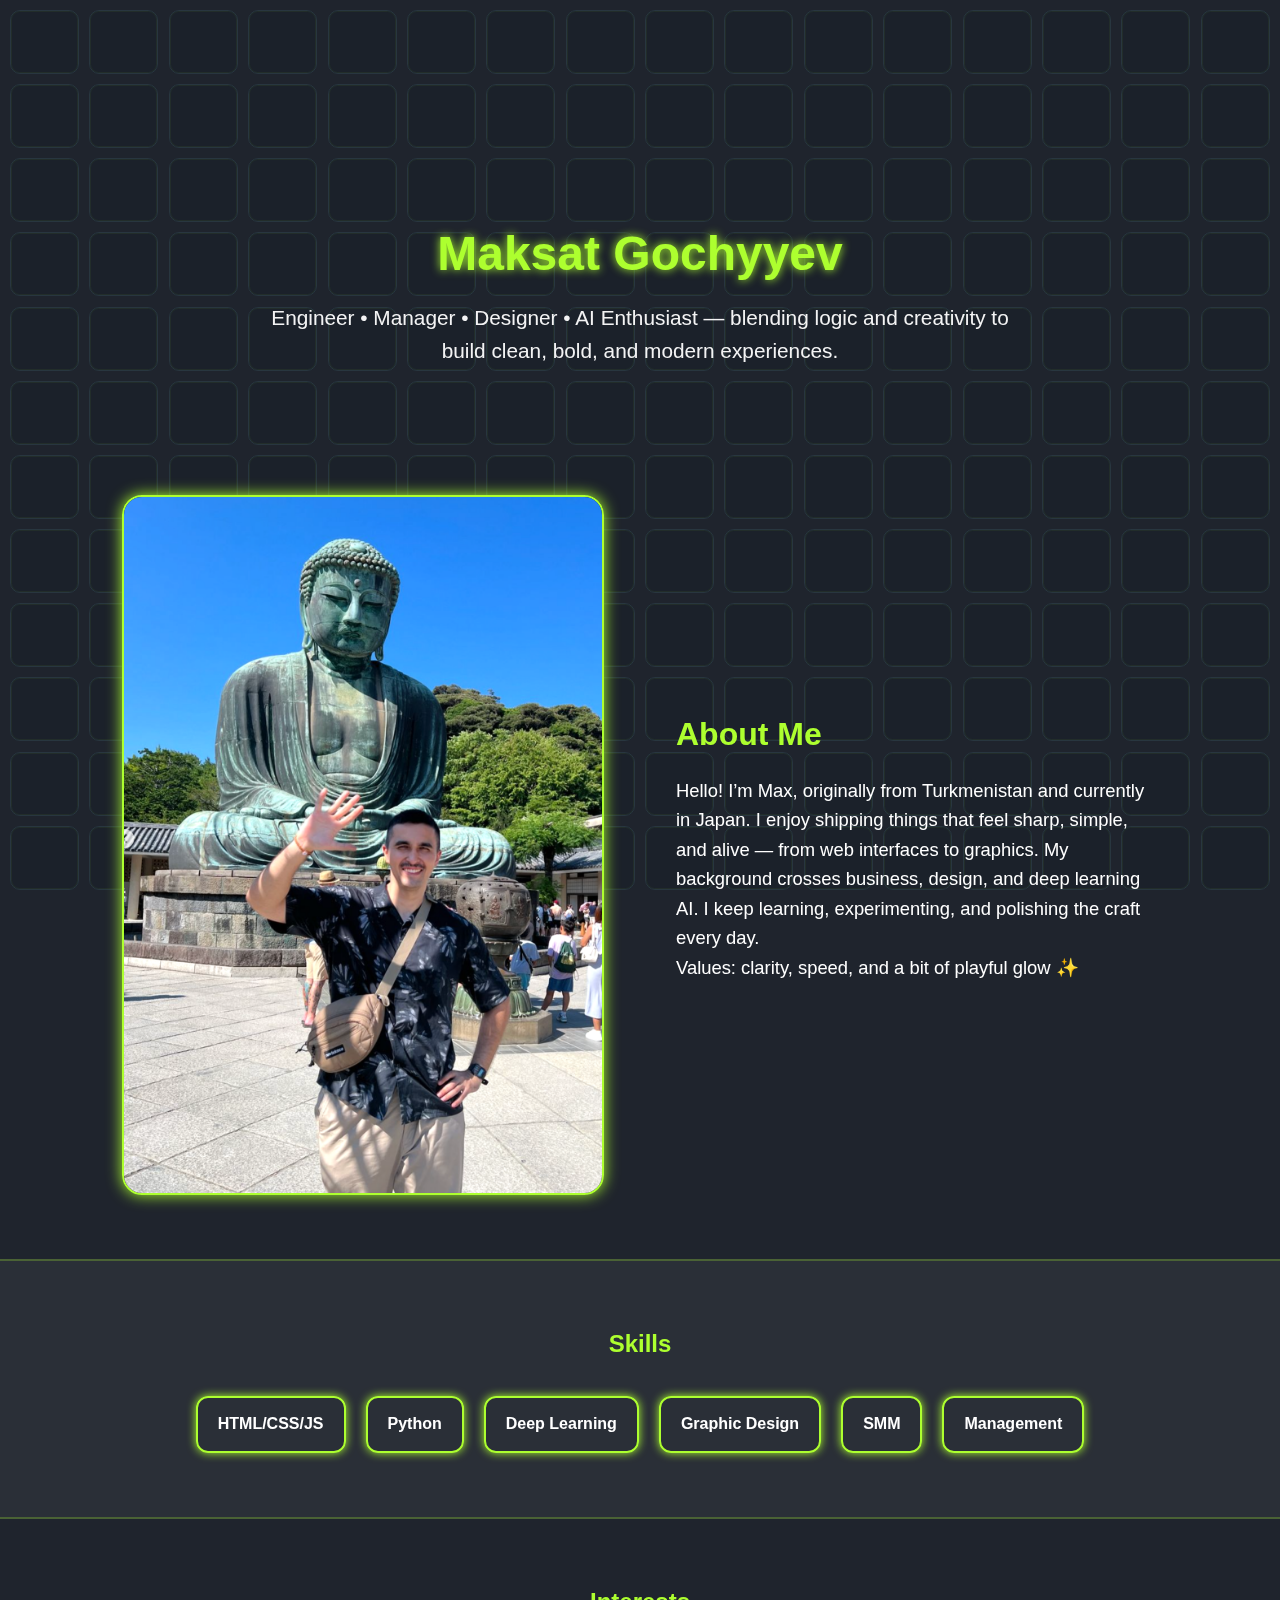
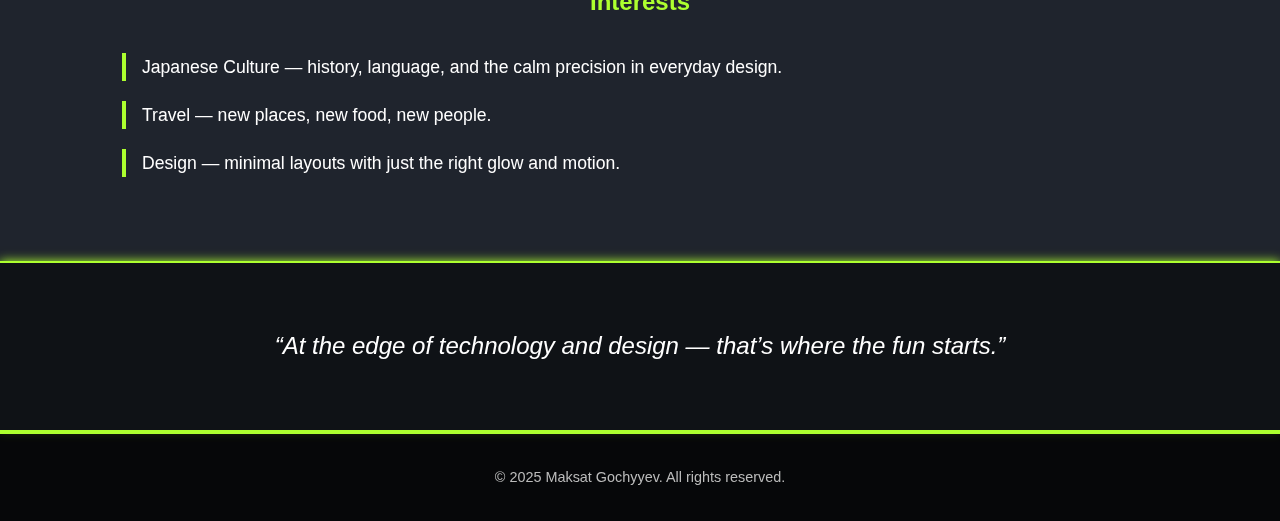
<file: about.html>
<!DOCTYPE html>
<html lang="en">
<head>
<meta charset="UTF-8" />
<meta name="viewport" content="width=device-width, initial-scale=1.0"/>
<title>About Me</title>

<link href="https://fonts.googleapis.com/css2?family=Poppins:wght@400;700&display=swap" rel="stylesheet">
<link href="./style.css" rel="stylesheet">

<style>
:root {
    --bg: #1f242d;
    --accent: greenyellow;
    --nav-glow: greenyellow; /* navbar glow default */
    --tile-base: #1b222b;
    --tile-mid: #22313a;
    --tile-border: #2a3942;
    --gap: 10px;
    --tile-anim: 2.8s;
    --delay-step: 90ms;
    --tile-radius: 10px;
}



/* Base */
* { box-sizing: border-box; }
body { margin: 0; font-family: 'Poppins', sans-serif; color: #fff; background: var(--bg); line-height: 1.6; overflow-x: hidden; }

/* NAV */
nav {
  background: var(--bg);
  position: fixed;
  top: 0;
  left: 0;
  width: 100%;
  padding: 25px 9%;
  display: flex;
  justify-content: space-between;
  align-items: center;
  z-index: 100;
  visibility: hidden;
  opacity: 0;
  animation: show-content 0.5s linear forwards;
  animation-delay: 0.1s;
}

.navbar .logo { font-size: 30px; font-weight: 700; }
.navbar ul { display: flex; margin:0; padding:0; }
.navbar ul li { list-style: none; margin-left: 35px; }
.navbar ul li a { color: white; font-size: 20px; font-weight: 500; text-decoration: none; transition: color 0.25s; }
.navbar ul li:hover a, .navbar ul li.active a { color: var(--accent); }

/* Language Switch */
.lang-switch span { cursor: pointer; font-weight: 700; transition: color 0.25s, text-shadow 0.25s; }
.lang-switch .active { color: var(--accent); text-shadow: 0 0 10px var(--accent), 0 0 20px var(--accent); }

/* Add top padding for fixed navbar */
main { padding-top: 120px; position: relative; z-index: 1; }

/* Sections layering above background */
section, footer { position: relative; z-index: 1; }

/* HERO */
.hero { text-align: center; padding: 6rem 1rem 4rem; }
.hero h1 { font-size: 3rem; color: var(--accent); text-shadow: 0 0 10px var(--accent); margin:0 0 .5rem 0; }
.hero p { font-size:1.3rem; max-width:760px; margin:0 auto; opacity:0.95; }

/* ABOUT */
.about { max-width:1100px; margin:0 auto; padding:4rem 2rem; display:flex; align-items:center; gap:2rem; flex-wrap:wrap; }
.about img { flex:1 1 340px; max-width:100%; border-radius:20px; border:2px solid var(--accent); box-shadow:0 0 15px var(--accent); }
.about-text { flex:1 1 340px; }
.about-text h2 { color:var(--accent); font-size:2rem; margin:0 0 1rem 0; }
.about-text p { font-size:1.15rem; }

/* SKILLS */
.skills { padding:4rem 2rem; background: rgba(255,255,255,0.05); border-top:2px solid rgba(173,255,47,0.25); border-bottom:2px solid rgba(173,255,47,0.25); }
.skills h2 { text-align:center; color:var(--accent); margin:0 0 2rem 0; }
.skill-list { display:flex; justify-content:center; flex-wrap:wrap; gap:1rem 1.25rem; max-width:1100px; margin:0 auto; }
.skill { padding:0.85rem 1.25rem; border:2px solid var(--accent); border-radius:12px; box-shadow:0 0 10px var(--accent); background:transparent; font-weight:700; font-size:1rem; white-space:nowrap; }

/* INTERESTS */
.interests { max-width:1100px; margin:0 auto; padding:4rem 2rem; }
.interests h2 { text-align:center; color:var(--accent); margin:0 0 2rem 0; }
.interest-item { margin-bottom:1.25rem; border-left:4px solid var(--accent); padding-left:1rem; font-size:1.1rem; }

/* QUOTE */
.quote { padding:4rem 2rem; text-align:center; font-size:1.5rem; font-style:italic; background: rgba(0,0,0,0.5); border-top:2px solid var(--accent); border-bottom:2px solid var(--accent); box-shadow:0 0 10px var(--accent); }

/* FOOTER */
footer { text-align:center; padding:2rem; background:rgba(0,0,0,0.8); font-size:0.9rem; border-top:2px solid var(--accent); color:#bbb; }

/* ANIMATED SQUARES BACKGROUND */
.squares-bg { position: fixed; inset:0; z-index:0; pointer-events:none; display:grid; grid-template-columns:repeat(var(--cols,16),1fr); grid-template-rows:repeat(var(--rows,10),1fr); gap:var(--gap); padding:var(--gap); opacity:0.9; }
.sq { border-radius:var(--tile-radius); background:var(--tile-base); border:1px solid var(--tile-border); box-shadow: inset 0 0 0 1px rgba(173,255,47,0.06); transform: scale(1); animation: wavePulse var(--tile-anim) ease-in-out infinite; animation-delay: var(--d,0ms); will-change: transform, box-shadow, background-color; }
@keyframes wavePulse { 0%,100% { transform: scale(1); background:var(--tile-base); box-shadow:inset 0 0 0 1px rgba(173,255,47,0.06); } 50% { transform: scale(1.12); background:var(--tile-mid); box-shadow:0 0 12px rgba(204, 238, 154, 0.22), inset 0 0 0 1px rgba(173,255,47,0.25); } }

@media(max-width:720px){ .hero h1{font-size:2.4rem;} .hero p,.about-text p{font-size:1.05rem;} }
</style>
</head>
<body>

<div id="bg-grid" class="squares-bg" aria-hidden="true"></div>

<nav class="navbar glowing-border">
    <a href="#" class="logo"></a>
    <ul>
        <li><a href="./index.html" data-en="Home" data-jp="ホーム">Home</a></li>
        <li class="active"><a href="./about.html">About</a></li>
        <li><a href="./projects.html" data-en="Projects">Projects</a></li>
        <li><a href="#" data-en="Service" >Service</a></li>
        <li><a href="./contact.html" target="_blank" data-en="Contact">Contact</a></li>
    </ul>
    <div class="lang-switch" id="lang-switch">
        <span id="en-btn" class="active">EN</span> | 
        <span id="jp-btn">JP</span>
    </div>
</nav>

<main>
  <section class="hero">
    <h1 data-en="Maksat Gochyyev" data-jp="マクサット・ゴチエフ">Maksat Gochyyev</h1>
    <p data-en="Engineer • Manager • Designer • AI Enthusiast — blending logic and creativity to build clean, bold, and modern experiences."
       data-jp="エンジニア・マネージャー・デザイナー・AI愛好家 — 論理と創造性を融合して、洗練されたモダンな体験を構築します。">
       Engineer • Manager • Designer • AI Enthusiast — blending logic and creativity to build clean, bold, and modern experiences.
    </p>
  </section>

  <section class="about">
    <img src="./images/yokohama.png"  style=" height: 700px;  " alt="Your photo">
    <div class="about-text" style="margin-left: 40px;">
      <h2 data-en="About Me" data-jp="私について">About Me</h2>
      <p data-en="Hello! I’m Max, originally from Turkmenistan and currently in Japan. I enjoy shipping things that feel sharp, simple, and alive — from web interfaces to graphics. My background crosses business, design, and deep learning AI. I keep learning, experimenting, and polishing the craft every day."
         data-jp="こんにちは！私はマックスです。元々トルクメニスタン出身で、現在は日本にいます。ウェブインターフェースからグラフィックまで、鋭く、シンプルで生き生きとしたものを作るのが好きです。私のバックグラウンドはビジネス、デザイン、深層学習AIに跨ります。毎日学び、実験し、技術を磨いています。">
        Hello! I’m Max, originally from Turkmenistan and currently in Japan. I enjoy shipping things that feel sharp, simple, and alive — from web interfaces to graphics. My background crosses business, design, and deep learning AI. I keep learning, experimenting, and polishing the craft every day.
      </p>
      <p data-en="Values: clarity, speed, and a bit of playful glow ✨" data-jp="価値観：明快さ、スピード、そして少しの遊び心 ✨">
        Values: clarity, speed, and a bit of playful glow ✨
      </p>
    </div>
  </section>

  <section class="skills">
    <h2 data-en="Skills" data-jp="スキル">Skills</h2>
    <div class="skill-list">
      <div class="skill">HTML/CSS/JS</div>
      <div class="skill">Python</div>
      <div class="skill">Deep Learning</div>
      <div class="skill">Graphic Design</div>
      <div class="skill">SMM</div>
      <div class="skill">Management</div>
    </div>
  </section>

  <section class="interests">
    <h2 data-en="Interests" data-jp="興味">Interests</h2>
    <div class="interest-item" data-en="Japanese Culture — history, language, and the calm precision in everyday design." data-jp="日本文化 — 歴史、言語、日常のデザインの静かな精密さ。">
      Japanese Culture — history, language, and the calm precision in everyday design.
    </div>
    <div class="interest-item" data-en="Travel — new places, new food, new people." data-jp="旅行 — 新しい場所、新しい食べ物、新しい人々。">
      Travel — new places, new food, new people.
    </div>
    <div class="interest-item" data-en="Design — minimal layouts with just the right glow and motion." data-jp="デザイン — 適度な光と動きのあるミニマルレイアウト。">
      Design — minimal layouts with just the right glow and motion.
    </div>
  </section>

  <section class="quote" data-en="“At the edge of technology and design — that’s where the fun starts.”" data-jp="“テクノロジーとデザインの境界で — そこから楽しさが始まる。”">
    “At the edge of technology and design — that’s where the fun starts.”
  </section>
</main>

<footer>
  &copy; 2025 Maksat Gochyyev. All rights reserved.
</footer>

<script>
// Squares background
(function() {
  const grid = document.getElementById('bg-grid');
  const TILE = 70;
  const build = () => {
    const w = window.innerWidth;
    const h = window.innerHeight;
    const cols = Math.ceil(w / (TILE + 10));
    const rows = Math.ceil(h / (TILE + 10));
    grid.style.setProperty('--cols', cols);
    grid.style.setProperty('--rows', rows);
    grid.innerHTML = '';
    for(let y=0;y<rows;y++){
      for(let x=0;x<cols;x++){
        const d = x+y;
        const el=document.createElement('div');
        el.className='sq';
        el.style.setProperty('--d',`calc(${d}*var(--delay-step))`);
        grid.appendChild(el);
      }
    }
  };
  window.addEventListener('resize', build);
  build();
})();

// Language switch
document.addEventListener('DOMContentLoaded', () => {
  const enBtn = document.getElementById('en-btn');
  const jpBtn = document.getElementById('jp-btn');
  const langSwitch = document.getElementById('lang-switch');

  function switchLanguage(lang) {
    document.querySelectorAll('main [data-en]').forEach(el => {
      el.textContent = lang === 'jp' ? el.dataset.jp : el.dataset.en;
    });
  }

  function applySavedLanguage() {
    const lang = localStorage.getItem('site-lang') || 'en';
    if(lang === 'en') {
      enBtn.classList.add('active'); enBtn.classList.remove('jp-active');
      jpBtn.classList.remove('active','jp-active');
      langSwitch.classList.remove('jp-active');
      document.documentElement.style.setProperty('--accent', 'greenyellow');
      document.documentElement.style.setProperty('--nav-glow', 'greenyellow');
    } else {
      jpBtn.classList.add('active','jp-active'); jpBtn.classList.remove('en-active');
      enBtn.classList.remove('active','jp-active');
      langSwitch.classList.add('jp-active');
      document.documentElement.style.setProperty('--accent', '#ff69b4');
      document.documentElement.style.setProperty('--nav-glow', 'ff69b4');
    }
    switchLanguage(lang);
  }

  enBtn.addEventListener('click', () => { localStorage.setItem('site-lang','en'); applySavedLanguage(); });
  jpBtn.addEventListener('click', () => { localStorage.setItem('site-lang','jp'); applySavedLanguage(); });

  applySavedLanguage();
});
</script>

</body>
</html>
</file>
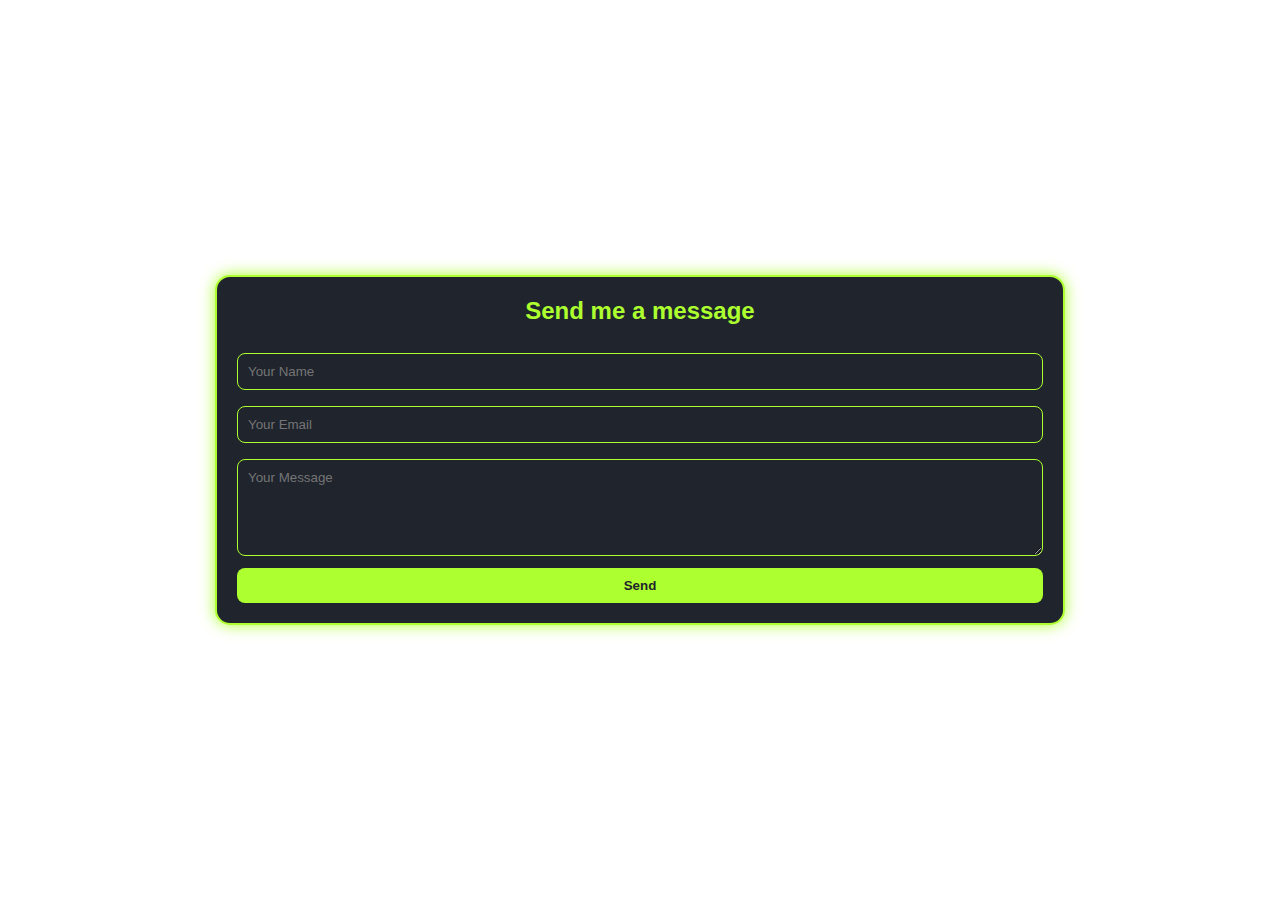
<file: contact.html>
<!DOCTYPE html>
<html lang="en">
<head>
    <meta charset="UTF-8">
    <meta name="viewport" content="width=device-width, initial-scale=1.0">
    <title>Contact Me</title>
    <link href='https://unpkg.com/boxicons@2.1.4/css/boxicons.min.css' rel='stylesheet'>
    <link href="./style.css" rel="stylesheet">
    <style>
        .contact-container {
            height: 100vh;
            display: flex;
            justify-content: center;
            align-items: center;
            color: white;
        }
        form {
            background: #1f242d;
            border: 2px solid greenyellow;
            padding: 20px;
            border-radius: 15px;
            box-shadow: 0 0 15px greenyellow;
            
            width: 850px; /* nice and wide */
            max-width: 90%; 
        }
        form h2 {
            text-align: center;
            margin-bottom: 20px;
            color: greenyellow;
        }
    input, textarea {
        width: 100%;
        padding: 10px;
        margin: 8px 0;
        border: 1px solid greenyellow;
        border-radius: 8px;
        background: transparent;
         color: white;
        }

        
     button {
        width: 100%;
        padding: 10px;
        background: greenyellow;
        color: #1f242d;
        border: none;
        border-radius: 8px;
        cursor: pointer;
         font-weight: bold;
    }
    button:hover {
    background: transparent;
    color: greenyellow;
    border: 2px solid greenyellow;
    }
    /* Vertical bars */
.bars-animation-vertical {
    position: absolute;
    width: 100%;
    height: 100%;
    display: flex;
    z-index: -2;
}

/* Vertical loop */
.bars-animation-vertical .bar {
    width: 100%;
    height: 100%;
    background: #1f242d;
    transform: translateY(-100%);
    animation: show-bars-vertical 5s ease-in-out;
    animation-delay: calc(0.5s * var(--i));
}

@keyframes show-bars-vertical {
    0% { transform: translateY(-100%); }
    
    50% { transform: translateY(0%); }

    100% { transform: translateY(-100%); }
}

/* Horizontal loop */
.bars-animation-horizontal {
    position: absolute;
    width: 100%;
    height: 100%;
    display: flex;
    flex-direction: column;
    z-index: -1;
}

.bars-animation-horizontal .bar {
    width: 100%;
    height: 100%;
    background: #2d733b;
    transform: translateX(-100%);
    animation: show-bars-horizontal 5s ease-in-out infinite;
    animation-delay: calc(0.5s * var(--i) + 1.5s); /* offset start */
}

@keyframes show-bars-horizontal {
    0% { transform: translateX(-100%); }
    50% { transform: translateX(0%); }
    100% { transform: translateX(-100%); }
}



    </style>
</head>
<body>
    
<div class="bars-animation">
        <div class="bar" style="--i:6;"></div>
        <div class="bar" style="--i:5;"></div>
        <div class="bar" style="--i:4;"></div>
        <div class="bar" style="--i:3;"></div>
        <div class="bar" style="--i:2;"></div>
        <div class="bar" style="--i:1;"></div>
</div>

<div class="bars-animation-horizontal">
    <div class="bar" style="--i:6;"></div>
    <div class="bar" style="--i:5;"></div>
    <div class="bar" style="--i:4;"></div>
    <div class="bar" style="--i:3;"></div>
    <div class="bar" style="--i:2;"></div>
    <div class="bar" style="--i:1;"></div>
</div>




    <div class="contact-container">
    <form id="contact-form" action="https://formspree.io/f/mpwlnoej" method="POST">
        <h2>Send me a message</h2>
        <input type="text" name="name" placeholder="Your Name" required>
        <input type="email" name="email" placeholder="Your Email" required>
        <textarea name="message" rows="5" placeholder="Your Message" required></textarea>
        <button type="submit">Send</button>
    </form>

<div id="form-status"></div>



    </div>
    <script>
const form = document.getElementById('contact-form');
const status = document.getElementById('form-status');

form.addEventListener('submit', function (e) {
    e.preventDefault(); // prevent page reload
    const formData = new FormData(form);

    fetch(form.action, {
        method: form.method,
        body: formData,
        headers: { 'Accept': 'application/json' }
    }).then(response => {
        if (response.ok) {
            // Hide the form
            form.style.display = 'none';
            // Show success message
            status.innerHTML = "<h1 style='color: white; text-align:center;'>Message sent successfully. Thank you!</h1>";
        } else {
            response.json().then(data => {
                status.innerHTML = "<p style='color:red;'>Oops! There was a problem.</p>";
            });
        }
    }).catch(error => {
        status.innerHTML = "<p style='color:red;'>Oops! There was a problem.</p>";
    });
});
</script>


</body>
</html>
</file>
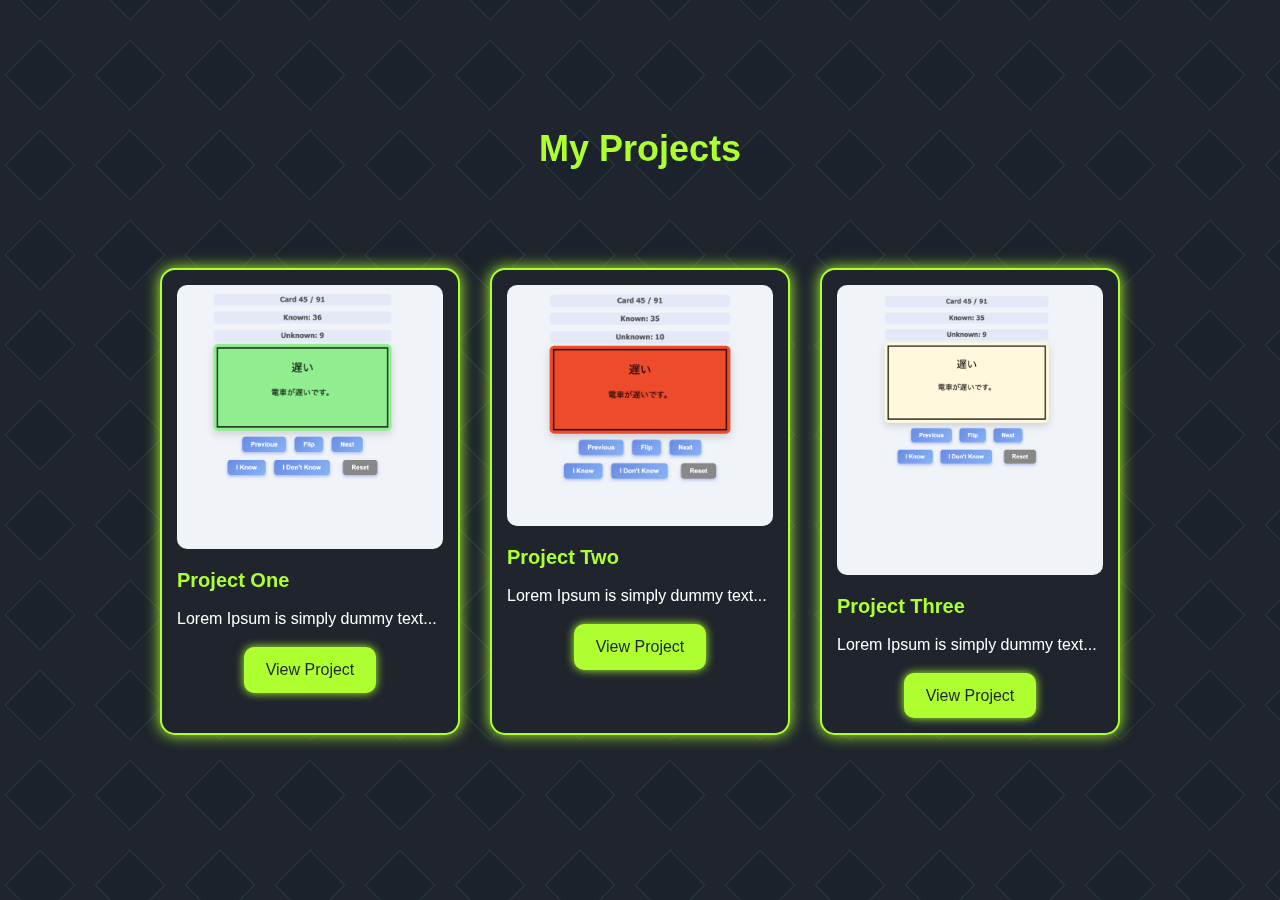
<file: projects.html>
<!DOCTYPE html>
<html lang="en">
<head>
<meta charset="UTF-8">
<meta name="viewport" content="width=device-width, initial-scale=1.0">
<title>Projects - Max Goch</title>
<link href='https://unpkg.com/boxicons@2.1.4/css/boxicons.min.css' rel='stylesheet'>

<link href="./style.css" rel="stylesheet" id="theme-link">

<style>
:root {
    --bg: #1f242d;
    --accent: greenyellow;
    --tile-base: #1b222b;
    --tile-mid: #22313a;
    --tile-border: #2a3942;
    --gap: 10px;
    --tile-anim: 2.8s;
    --delay-step: 90ms;
    --tile-radius: 10px;
    --tile-size: 80px;
}

@keyframes borderGlow {
  0%, 100% { border-color: var(--nav-glow); }
  50%      { border-color: var(--nav-glow); }
}
.glowing-border {
  border-bottom: 2px solid var(--accent);
  box-shadow: 0 0 12px var(--accent);
  transition: border-color 0.4s, box-shadow 0.4s;
}
/* Base */
* { box-sizing: border-box; }
body {
    margin: 0;
    font-family: 'Poppins', sans-serif;
    color: #fff;
    background: var(--bg);
    line-height: 1.6;
    overflow-x: hidden;
}
/* NAV */
nav {
  background: var(--bg);
  position: fixed;
  top: 0;
  left: 0;
  width: 100%;
  padding: 25px 9%;
  display: flex;
  justify-content: space-between;
  align-items: center;
  z-index: 100;
  visibility: hidden;
  opacity: 0;
  animation: show-content 0.5s linear forwards;
  animation-delay: 0.1s;
}

.navbar .logo { font-size: 30px; font-weight: 700; }
.navbar ul { display: flex; margin:0; padding:0; }
.navbar ul li { list-style: none; margin-left: 35px; }
.navbar ul li a { color: white; font-size: 20px; font-weight: 500; text-decoration: none; transition: color 0.25s; }
.navbar ul li:hover a, .navbar ul li.active a { color: var(--accent); }

/* Language Switch */
.lang-switch span { cursor: pointer; font-weight: 700; transition: color 0.25s, text-shadow 0.25s; }
.lang-switch .active { color: var(--accent); text-shadow: 0 0 10px var(--accent), 0 0 20px var(--accent); }


/* Portfolio Section */
.portfolio {
    padding: 120px 9% 80px;
    text-align: center;
}
.portfolio h2 {
    font-size: 36px;
    margin-bottom: 50px;
    color: var(--accent);
}
.portfolio-grid {
    display: flex;
    gap: 30px;
    justify-content: center;
    flex-wrap: wrap;
}
.portfolio-item {
    display: flex;
    flex-direction: column;
    justify-content: space-between;
    background: var(--bg);
    border: 2px solid var(--accent);
    border-radius: 15px;
    box-shadow: 0 0 15px var(--accent);
    width: 300px;
    padding: 15px;
    text-align: left;
    transition: transform 0.1s;
    margin: 40px 0;
}
.portfolio-item:hover { transform: translateY(-5px); }
.portfolio-item img { width: 100%; border-radius: 10px; margin-bottom: 15px; }
.portfolio-text { flex-grow:1; }
.portfolio-text h3 { font-size: 20px; margin-bottom: 10px; color: var(--accent); }
.portfolio-text p { font-size: 16px; margin-bottom: 15px; }
.portfolio-text .btn-wrapper { text-align: center; margin-top: 10px; }
.portfolio-text .btn {
    display: inline-block;
    padding: 8px 20px;
    background: var(--accent);
    border: 2px solid var(--accent);
    border-radius: 10px;
    color: #1f242d;
    text-decoration: none;
    font-weight: 500;
    transition: 0.1s;
}
.portfolio-text .btn:hover {
    background: transparent;
    color: var(--accent);
    box-shadow: none;
}

/* Background grid */
#bg-grid {
  position: fixed;
  top: 0; left: 0; right: 0; bottom: 0;
  display: grid;
  grid-template-columns: repeat(var(--cols), var(--tile-size));
  grid-template-rows: repeat(var(--rows), var(--tile-size));
  justify-content: center;
  align-content: center;
  gap: 10px;
  z-index: -1;
}

/* Diamond animation */
.diamond {
  width: 50px;
  height: 50px;
  background: var(--tile-base);
  border: 1px solid var(--tile-border);
  transform: rotate(45deg);
  animation: diamondAnim var(--tile-anim) ease-in-out infinite;
  animation-delay: var(--d,0ms);
  will-change: transform, box-shadow, background-color;
}

@keyframes diamondAnim {
  0%,100% {
    transform: rotate(45deg) scale(1);
    background: var(--tile-base);
    box-shadow: inset 0 0 0 1px rgba(173,255,47,0.06);
  }
  50% {
    transform: rotate(45deg) scale(1.2);
    background: var(--tile-mid);
    box-shadow: 0 0 12px rgba(204,238,154,0.35),
                inset 0 0 0 1px rgba(173,255,47,0.3);
  }
}
</style>
</head>
<body>
<div id="bg-grid"></div>

<nav class="navbar glowing-border">
    <a href="./index.html" class="logo"></a>
    <ul>
        <li><a href="./index.html">Home</a></li>
        <li><a href="./about.html">About</a></li>
        <li class="active"><a href="./projects.html">Projects</a></li>
        <li><a href="#">Service</a></li>
        <li><a href="./contact.html" target="_blank">Contact</a></li>
    </ul>
    <div class="lang-switch" id="lang-switch">
        <span id="en-btn" class="active">EN</span> | 
        <span id="jp-btn">JP</span>
    </div>
</nav>

<section class="portfolio">
    <h2 data-en="My Portfolio" data-jp="ポートフォリオ">My Projects</h2>
    <div class="portfolio-grid">
        <div class="portfolio-item">
            <img src="./images/portfolio/anki.png" alt="Project 1">
            <div class="portfolio-text">
                <h3 data-en="Project One" data-jp="プロジェクト1">Project One</h3>
                <p data-en="Lorem Ipsum is simply dummy text..." data-jp="これはダミーテキストです...">Lorem Ipsum is simply dummy text...</p>
                <div class="btn-wrapper">
                    <a href="https://example.com/project1" target="_blank" class="btn" data-en="View Project" data-jp="プロジェクトを見る">View Project</a>
                </div>
            </div>
        </div>
        <div class="portfolio-item">
            <img src="./images/portfolio/ankired.png" alt="Project 2">
            <div class="portfolio-text">
                <h3 data-en="Project Two" data-jp="プロジェクト2">Project Two</h3>
                <p data-en="Lorem Ipsum is simply dummy text..." data-jp="これはダミーテキストです...">Lorem Ipsum is simply dummy text...</p>
                <div class="btn-wrapper">
                    <a href="https://example.com/project2" target="_blank" class="btn" data-en="View Project" data-jp="プロジェクトを見る">View Project</a>
                </div>
            </div>
        </div>
        <div class="portfolio-item">
            <img src="./images/portfolio/ankiwhite.png" alt="Project 3">
            <div class="portfolio-text">
                <h3 data-en="Project Three" data-jp="プロジェクト3">Project Three</h3>
                <p data-en="Lorem Ipsum is simply dummy text..." data-jp="これはダミーテキストです...">Lorem Ipsum is simply dummy text...</p>
                <div class="btn-wrapper">
                    <a href="https://example.com/project3" target="_blank" class="btn" data-en="View Project" data-jp="プロジェクトを見る">View Project</a>
                </div>
            </div>
        </div>
    </div>
</section>

<script>

// Background animation (diamonds only)
(function() {
  const grid = document.getElementById('bg-grid');
  const TILE = 70;
  const build = () => {
    const w = window.innerWidth;
    const h = window.innerHeight;
    const cols = Math.ceil(w / (TILE + 10));
    const rows = Math.ceil(h / (TILE + 0));
    grid.style.setProperty('--cols', cols);
    grid.style.setProperty('--rows', rows);
    grid.innerHTML = '';
    for (let y = 0; y < rows; y++) {
      for (let x = 0; x < cols; x++) {
        const d = x + y;
        const el = document.createElement('div');
        el.className = 'diamond';
        el.style.setProperty('--d', `calc(${d}*var(--delay-step))`);
        grid.appendChild(el);
      }
    }
  };
  window.addEventListener('resize', build);
  build();
})();


// green Pink Glow up

document.addEventListener('DOMContentLoaded', () => {
  const enBtn = document.getElementById('en-btn');
  const jpBtn = document.getElementById('jp-btn');
  const langSwitch = document.getElementById('lang-switch');

  function switchLanguage(lang) {
    document.querySelectorAll('main [data-en]').forEach(el => {
      el.textContent = lang === 'jp' ? el.dataset.jp : el.dataset.en;
    });
  }

  function applySavedLanguage() {
    const lang = localStorage.getItem('site-lang') || 'en';
    if(lang === 'en') {
      enBtn.classList.add('active'); enBtn.classList.remove('jp-active');
      jpBtn.classList.remove('active','jp-active');
      langSwitch.classList.remove('jp-active');
     document.documentElement.style.setProperty('--accent', 'greenyellow'); // EN
     document.documentElement.style.setProperty('--nav-glow', 'rgb(221, 246, 184)'); // EN
    } else {
      jpBtn.classList.add('active','jp-active'); jpBtn.classList.remove('en-active');
      enBtn.classList.remove('active','jp-active');
      langSwitch.classList.add('jp-active');
      document.documentElement.style.setProperty('--accent', '#ff69b4');
      document.documentElement.style.setProperty('--nav-glow', 'pink');
    }
    switchLanguage(lang);
  }


// and for JP
document.documentElement.style.setProperty('--accent', '#ff69b4');
document.documentElement.style.setProperty('--nav-glow', '#ff69b4');


  enBtn.addEventListener('click', () => { localStorage.setItem('site-lang','en'); applySavedLanguage(); });
  jpBtn.addEventListener('click', () => { localStorage.setItem('site-lang','jp'); applySavedLanguage(); });

  applySavedLanguage();
});


</script>

</body>
</html>
</file>
<file: style.css>
:root {
  --accent: greenyellow; /* default EN */
}

/* JP mode override */
body.jp-active {
  --accent: #ff69b4; /* pink */
}

/* --------------------- BASE --------------------- */
* {
  margin: 0;
  padding: 0;
  box-sizing: border-box;
  font-family: 'Lucida Sans', 'Lucida Sans Regular',
    'Lucida Grande', 'Lucida Sans Unicode', Geneva, Verdana, sans-serif;
}

a {
  color: white;
  text-decoration: none;
}

/* --------------------- NAVBAR --------------------- */
.navbar {
  position: fixed;
  top: 0;
  left: 0;
  width: 100%;
  padding: 25px 9%;
  display: flex;
  justify-content: space-between;
  align-items: center;
  z-index: 100;
  visibility: hidden;
  opacity: 0;
  animation: show-content 0.5s linear forwards;
  animation-delay: 0.1s;
}

.navbar.glowing-border {
  border-bottom: 3px solid #fff;
  animation: show-content 0.5s linear forwards, borderGlow 5s linear infinite;
}

@keyframes borderGlow {
  0%, 100% { border-color: #fff; }
  50%      { border-color: var(--accent); }
}

@keyframes show-content {
  100% {
    visibility: visible;
    opacity: 1;
  }
}

.navbar .logo {
  font-size: 30px;
  font-weight: 700;
}

.navbar > ul {
  display: flex;
}

.navbar > ul > li {
  list-style: none;
  margin-left: 35px;
}

.navbar ul li a {
  font-size: 20px;
  font-weight: 500;
  transition: 0.5s;
}

.navbar ul li:hover a,
.navbar ul li.active a {
  color: var(--accent);
}

/* Navbar Glow Border */
.glowing-border {
  border-bottom: 2px solid var(--nav-glow);
  box-shadow: 0 0 12px var(--nav-glow);
  transition: border-color 0.4s, box-shadow 0.4s;
}


/* --------------------- HOME --------------------- */
.home {
  display: flex;
  align-items: center;
  gap: 50px;
  height: 100vh;
  padding: 60px 9% 0;
  color: white;
  visibility: hidden;
  opacity: 0;
  animation: show-content 1.2s linear forwards;
  animation-delay: 0.5s;
}

.home-info h1 {
  font-size: 50px;
}

.home-info h2 {
  display: inline-block;
  font-size: 32px;
  margin-top: 10px;
}

.home-info h2 span {
  position: relative;
  display: inline-block;
  color: transparent;
  -webkit-text-stroke: 0.7px var(--accent);

}

@keyframes display-text {
  25%, 100% { display: none; }
}

.home-info h2 span::before {
  content: attr(data-text-en);
  position: absolute;
  width: 0;
  border-right: 2px solid var(--accent);
  color: var(--accent);
  white-space: nowrap;
  overflow: hidden;
  animation: fill-text 5s linear infinite;
}

@keyframes fill-text {
  0%   { width: 0 }
  50%  { width: 100% }
  80%  { width: 100% }
  100% { width: 0 }
}

.home-info p {
  font-size: 16px;
  margin: 10px 0 25px;
}

.home-info .btn-sci {
  display: flex;
  align-items: center;
}

.btn {
  display: inline-block;
  padding: 10px 30px;
  background: var(--accent);
  border: 2px solid var(--accent);
  border-radius: 10px;
  box-shadow: 0 0 10px var(--accent);
  font-size: 16px;
  color: #1f242d;
  transition: 0.3s;
}

.btn:hover {
  background: transparent;
  color: var(--accent);
  box-shadow: none;
}

.home-info .btn-sci .sci {
  margin-left: 30px;
}

.home-info .btn-sci .sci a {
  display: inline-flex;
  padding: 8px;
  border: 2px solid var(--accent);
  border-radius: 30%;
  font-size: 20px;
  margin: 0 7px;
  transition: 0.4s;
}

.home-info .btn-sci .sci a:hover {
  background: var(--accent);
  color: #1f242d;
  box-shadow: 0 0 10px var(--accent);
}

/* --------------------- HOME IMAGE CIRCLE AND SIZE  --------------------- */
.home-img .img-box {
  position: relative;
  width: 35vw;
  height: 35vw;
  border-radius: 50%;
  padding: 10 10 10 10px;
  display: flex;
  justify-content: center;
  overflow: hidden;
}

.home-img .img-box::before,
.home-img .img-box::after {
  content: '';
  position: absolute;
  width: 100%;
  height: 100%;
  background: conic-gradient(transparent, transparent, transparent, var(--accent));
  transform: rotate(0deg);
  animation: rotate-border 10s linear infinite;
}

.home-img .img-box::after {
  animation-delay: -5s;
}

@keyframes rotate-border {
  100% { transform: rotate(360deg); }
}


.home-img .img-box .img-item {
  margin-left: 2px;
  margin-top: 1px;
  margin: 4px;

  position: relative;
  width: 100%;
  height: 100%;
  background-color: #1f242d;
  border-radius: 50%;
   border: 10px solid #1f242d;
  display: flex;
  justify-content: center;
  z-index: 1;
  overflow: hidden;
}



.home-img .img-box .img-item img {
  position: absolute;
  top: 15px;
  display: block;
  width: 75%;
  object-fit: cover;
  mix-blend-mode: lighten;
}

/* --------------------- BARS ANIMATION --------------------- */
.bars-animation {
  position: absolute;
  width: 100%;
  height: 100%;
  display: flex;
  z-index: -1;
}

.bars-animation .bar {
  width: 100%;
  height: 100%;
  background: #1f242d;
  transform: translateY(-100%);
  animation: show-bars 0.5s ease-in-out forwards;
  animation-delay: calc(0.1s * var(--i));
}

@keyframes show-bars {
  100% { transform: translateY(0%); }
}

/* --------------------- LANG SWITCH --------------------- */
.lang-switch {
  display: inline-flex;
  align-items: center;
  border: 2px solid var(--accent);
  border-radius: 8px;
  cursor: pointer;
  overflow: hidden;
  user-select: none;
  transition: border 0.3s;
     /* control vertical + horizontal padding */
  font-size: 20px;       /* lock font size */
  line-height: 1;   
}

.lang-switch span {
  padding: 8px 8px;
  font-weight: 700;
  transition: all 0.3s ease;
  color: white;
  background-color: transparent;
}

.lang-switch span.active {
  display: inline-block;
  background-color: var(--accent);
  color: #1f242d;
}

.lang-switch span:not(.active) {
  background-color: transparent;
  color: white;
}

/* Profile Image  in Home Page */ 

.myimg {
  position: absolute;
  top: 50%;
  left: 50%;
 /* or auto if using width */
  object-fit: cover; /* keeps aspect ratio, fills container */

}

/* English image smaller */
body:not(.jp-active) .myimg {
  transform: translate(-50%, 0%) scale(0.82);

  height: auto;
}

/* Japanese image normal */
body.jp-active .myimg {
  transform: translate(-50%, -7.1%) scale(0.8);
    height: auto;
}






/* Sakura Leaves style */
.sakura {
  position: fixed;
  top: -50px;
  pointer-events: none;
  background: url(./images/leaf.png) no-repeat center/contain;
  animation: fall 10s linear infinite;
  opacity: 0.9;
  z-index: 9999;
}

/* Drift left */
@keyframes fall-left {
0%   { transform: translateX(0) translateY(0) rotate(0deg); opacity: 1; }
  100% { transform: translateX(100px) translateY(800px) rotate(360deg); opacity: 0; }
}

/* Drift right */
@keyframes fall-right {
0%   { transform: translateX(0) translateY(0) rotate(0deg); opacity: 1; }
 100% { transform: translateX(100px) translateY(800px) rotate(360deg); opacity: 0; }
}


@media (max-width: 600px) {
    html, body {
  height: 120%;
  min-height: 100%;
  margin: 0;
  padding: 0;
}

body {
  display: flex;
  flex-direction: column;
  background: #1f242d; /* or your gradient/image */
}

  /* Home layout vertical */
  .home {
    flex-direction: column;
    justify-content: flex-start;
    align-items: center;
    padding: 20px;
    height: auto;
  }

  /* Move all content below navbar */
  .home-info {
    width: 100%;
    text-align: center;
    padding: 10px;
    margin-top: 120px; /* pushes content below navbar */
  }

  .home-info h1 {
    font-size: clamp(1.5rem, 8vw, 2.5rem);
    margin-bottom: 10px;
  }

  .home-info h2 {
    font-size: clamp(1rem, 6vw, 1.5rem);
    margin-top: 15px;
    margin-bottom: 10px;
  }

  .home-info p {
    font-size: clamp(0.9rem, 4vw, 1.2rem);
    margin-bottom: 20px; 
  }

  /* Buttons and social icons mobile alignment */
.btn-sci {
  display: flex;
  flex-direction: column;      /* stack button and icons vertically */
  justify-content: center;     /* center vertically if needed */
  align-items: center;         /* center horizontally */
  gap: 20px;  
               /* spacing between button and icons */
}

.btn-sci .btn {
  margin: 0;                   /* remove extra margin */
}

.btn-sci .sci {
  display: flex;               /* keep icons horizontal */
  justify-content: center;     /* center horizontally below button */
  gap: 8px;                    /* spacing between icons */
  margin-right: 25px;      
                    /* remove extra margin */
}


.home-img {
  width: 60vw;             /* smaller circle */
  height: 60vw;
  margin: -20px auto 0;     /* top margin, auto horizontal centers it */
  display: flex;
  justify-content: center;
  align-items: center;
}

.home-img .img-box {
  width: 100%;
  height: 100%;
  border-radius: 50%;
  position: relative;
}

.home-img .img-box .img-item img {
  width: 80%;
  height: auto;
  position: absolute;
  top: 50%;
  left: 50%;
  transform: translate(-50%, -50%);
}
  /* Navbar: row direction, hamburger left, lang-switch right */
  .navbar {
    flex-direction: row;           /* horizontal row */
    justify-content: space-between; /* hamburger left, lang-switch right */
    align-items: center;
    padding: 10px 5%;
    border: none; /* remove glowing border */
    box-shadow: none;
  }

.menu-toggle {
  position: absolute;
  top: 10px;
  left: 10px;
  z-index: 2000;
  display: block;        /* make sure it's visible */
  font-size: 2rem;       /* adjust size */
  cursor: pointer;
  color: white;
}

  .lang-switch {
    
    order: 1;
    display: flex;
    justify-content: flex-end; /* right edge */
    align-items: center;
    font-size: 18px;
    
  }

  /* Nav links below navbar */
  .navbar ul {
    width: 100%;
    flex-direction: column;
    margin-top: 10px;
    display: none; /* hidden until hamburger clicked */
  }

  .navbar ul.show {
    display: flex;
  }
}
</file>
